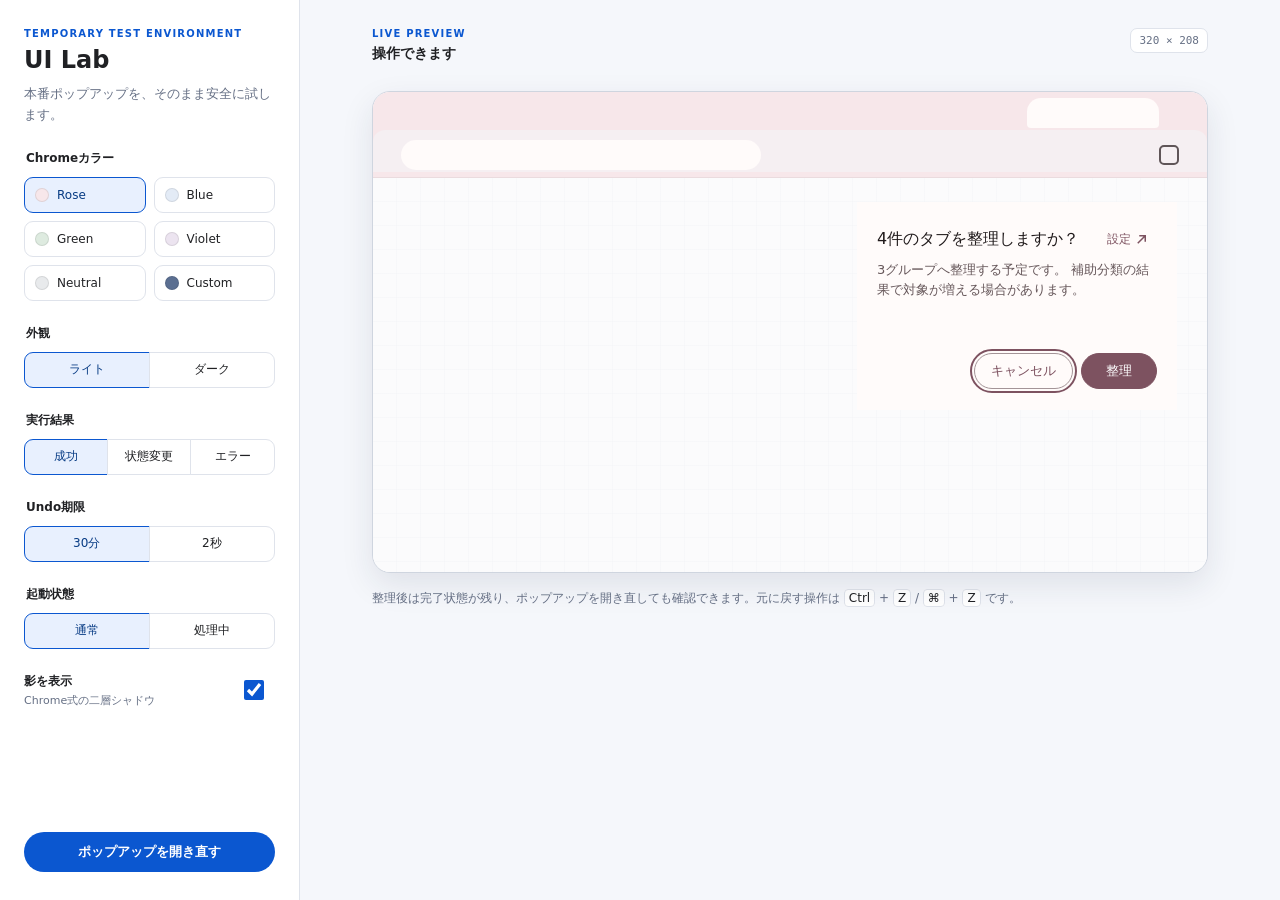
<file: preview/index.html>
<!DOCTYPE html>
<html lang="ja">
<head>
  <meta charset="UTF-8">
  <meta name="viewport" content="width=device-width, initial-scale=1.0">
  <title>Smart Tab Grouper UI Lab</title>
  <link rel="stylesheet" href="preview.css">
</head>
<body>
  <div class="lab-shell">
    <aside class="controls" aria-label="プレビュー設定">
      <div>
        <p class="eyebrow">TEMPORARY TEST ENVIRONMENT</p>
        <h1>UI Lab</h1>
        <p class="intro">本番ポップアップを、そのまま安全に試します。</p>
      </div>

      <fieldset>
        <legend>Chromeカラー</legend>
        <div class="palette-grid" id="paletteOptions">
          <button class="palette-chip is-selected" type="button" data-value="rose" aria-pressed="true"><span class="swatch rose"></span>Rose</button>
          <button class="palette-chip" type="button" data-value="blue" aria-pressed="false"><span class="swatch blue"></span>Blue</button>
          <button class="palette-chip" type="button" data-value="green" aria-pressed="false"><span class="swatch green"></span>Green</button>
          <button class="palette-chip" type="button" data-value="violet" aria-pressed="false"><span class="swatch violet"></span>Violet</button>
          <button class="palette-chip" type="button" data-value="neutral" aria-pressed="false"><span class="swatch neutral"></span>Neutral</button>
          <button class="palette-chip" type="button" data-value="custom" aria-pressed="false"><span id="customSwatch" class="swatch custom"></span>Custom</button>
        </div>
        <label id="customSeedRow" class="custom-seed-row" hidden>
          <span>基準色</span>
          <input id="customSeedInput" type="color" value="#5b6f91">
          <code id="customSeedValue">#5B6F91</code>
        </label>
      </fieldset>

      <fieldset>
        <legend>外観</legend>
        <div class="segmented" id="themeOptions">
          <button class="is-selected" type="button" data-value="light" aria-pressed="true">ライト</button>
          <button type="button" data-value="dark" aria-pressed="false">ダーク</button>
        </div>
      </fieldset>

      <fieldset>
        <legend>実行結果</legend>
        <div class="segmented" id="outcomeOptions">
          <button class="is-selected" type="button" data-value="success" aria-pressed="true">成功</button>
          <button type="button" data-value="stale" aria-pressed="false">状態変更</button>
          <button type="button" data-value="error" aria-pressed="false">エラー</button>
        </div>
      </fieldset>

      <fieldset>
        <legend>Undo期限</legend>
        <div class="segmented" id="undoTtlOptions">
          <button class="is-selected" type="button" data-value="1800000" aria-pressed="true">30分</button>
          <button type="button" data-value="2000" aria-pressed="false">2秒</button>
        </div>
      </fieldset>

      <fieldset>
        <legend>起動状態</legend>
        <div class="segmented" id="startupOptions">
          <button class="is-selected" type="button" data-value="normal" aria-pressed="true">通常</button>
          <button type="button" data-value="progress" aria-pressed="false">処理中</button>
        </div>
      </fieldset>

      <label class="toggle-row">
        <span>
          <strong>影を表示</strong>
          <small>Chrome式の二層シャドウ</small>
        </span>
        <input id="shadowToggle" type="checkbox" checked>
      </label>

      <button id="reopenButton" class="reopen-button" type="button">ポップアップを開き直す</button>
    </aside>

    <main class="stage">
      <header class="stage-header">
        <div>
          <p class="stage-label">LIVE PREVIEW</p>
          <p id="stageStatus" class="stage-status" role="status">操作できます</p>
        </div>
        <code id="viewportLabel">320 × 208</code>
      </header>

      <div class="browser-canvas">
        <div class="chrome-context" aria-hidden="true">
          <span class="chrome-tab"></span>
          <span class="chrome-omnibox"></span>
          <span class="chrome-action"></span>
        </div>

        <div class="popup-anchor">
          <iframe id="popupPreview" title="Smart Tab Grouper ポップアッププレビュー" scrolling="no"></iframe>
          <div id="closedState" class="closed-state" hidden>
            <strong>ポップアップが閉じました</strong>
            <span id="closedReason"></span>
          </div>
        </div>
      </div>

      <p class="hint">整理後は完了状態が残り、ポップアップを開き直しても確認できます。元に戻す操作は <kbd>Ctrl</kbd> + <kbd>Z</kbd> / <kbd>⌘</kbd> + <kbd>Z</kbd> です。</p>
    </main>
  </div>

  <script src="../utils/theme.js"></script>
  <script src="preview.js?v=serial-polling"></script>
</body>
</html>
</file>
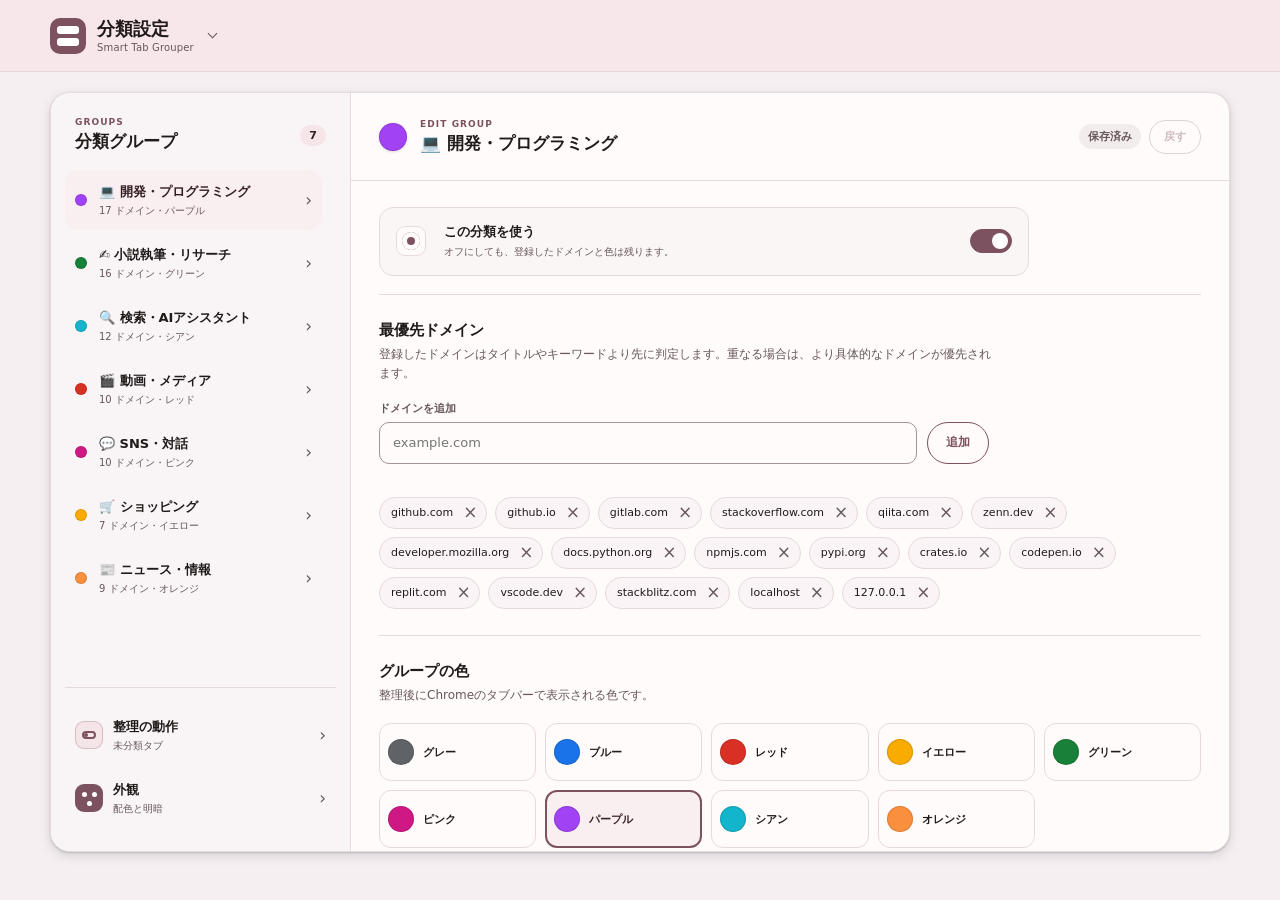
<file: options/options.html>
<!DOCTYPE html>
<html lang="ja">
<head>
  <meta charset="UTF-8">
  <meta name="viewport" content="width=device-width, initial-scale=1.0">
  <title>分類設定 — Smart Tab Grouper</title>
  <link rel="stylesheet" href="options.css">
</head>
<body>
  <header class="app-bar">
    <div class="workspace-picker">
      <h1>
        <button id="workspacePickerButton" class="workspace-picker-button" type="button" aria-haspopup="menu" aria-expanded="false">
          <span class="brand-mark" aria-hidden="true"><i></i><i></i></span>
          <span class="workspace-copy">
            <span id="workspaceTitle" class="workspace-title">分類設定</span>
            <span class="workspace-subtitle" aria-hidden="true">Smart Tab Grouper</span>
          </span>
          <span class="workspace-picker-chevron" aria-hidden="true"></span>
        </button>
      </h1>
      <div id="workspaceMenu" class="workspace-menu" role="menu" aria-label="作業画面を切り替え" hidden>
        <button id="settingsWorkspaceOption" type="button" role="menuitemradio" aria-checked="true">
          <span class="workspace-menu-check" aria-hidden="true">✓</span>
          <span>分類設定</span>
          <i id="settingsDirtyIndicator" class="dirty-indicator" aria-label="自動保存待ちの変更あり" hidden></i>
        </button>
        <button id="organizerWorkspaceOption" type="button" role="menuitemradio" aria-checked="false">
          <span class="workspace-menu-check" aria-hidden="true">✓</span>
          <span>タブグループ整理</span>
        </button>
      </div>
    </div>
    <span id="previewBadge" class="preview-badge" hidden>UIプレビュー</span>
  </header>

  <main id="settingsWorkspace" class="settings-layout">
    <aside class="category-panel" aria-labelledby="categoryHeading">
      <div class="panel-heading">
        <div>
          <p class="overline">GROUPS</p>
          <h2 id="categoryHeading">分類グループ</h2>
        </div>
        <span id="categoryCount" class="count-badge"></span>
      </div>
      <nav id="categoryList" class="category-list" aria-label="分類グループ一覧"></nav>

      <nav class="settings-nav" aria-label="その他の設定">
        <button id="behaviorNav" class="settings-nav-item" type="button" aria-current="false">
          <span class="behavior-mark" aria-hidden="true"><i></i></span>
          <span class="category-copy">
            <span class="category-name">整理の動作</span>
            <span class="category-meta">未分類タブ</span>
          </span>
          <span class="category-chevron" aria-hidden="true">›</span>
        </button>
        <button id="appearanceNav" class="settings-nav-item" type="button" aria-current="false">
          <span class="appearance-mark" aria-hidden="true"><i></i><i></i><i></i></span>
          <span class="category-copy">
            <span class="category-name">外観</span>
            <span class="category-meta">配色と明暗</span>
          </span>
          <span class="category-chevron" aria-hidden="true">›</span>
        </button>
      </nav>
    </aside>

    <section class="editor-panel" aria-labelledby="editorTitle">
      <header class="editor-header">
        <div class="editor-title-row">
          <span id="behaviorEditorIcon" class="behavior-editor-icon" aria-hidden="true" hidden>
            <i></i>
          </span>
          <span id="appearanceEditorIcon" class="appearance-editor-icon" aria-hidden="true" hidden>
            <i></i><i></i><i></i>
          </span>
          <span id="selectedColorDot" class="selected-color-dot" aria-hidden="true"></span>
          <div>
            <p id="editorOverline" class="overline">EDIT GROUP</p>
            <h2 id="editorTitle"></h2>
          </div>
        </div>
        <div class="editor-header-actions">
          <span id="saveState" class="save-state">保存済み</span>
          <button id="discardButton" class="button button-secondary button-compact" type="button" disabled>戻す</button>
        </div>
      </header>

      <div id="appearanceEditor" class="editor-content appearance-editor" hidden>
        <section class="setting-section" aria-labelledby="themeHeading">
          <div class="section-copy">
            <h3 id="themeHeading">カラーテーマ</h3>
            <p>テンプレートを選ぶか、基準色を1色だけ選んでください。背景・文字・ボタン・枠線は自動で決まります。</p>
          </div>

          <div id="themeOptions" class="theme-options" role="radiogroup" aria-labelledby="themeHeading"></div>
        </section>

        <section class="setting-section automatic-rules" aria-labelledby="automaticHeading">
          <div class="section-copy">
            <h3 id="automaticHeading">自動で調整されるもの</h3>
            <p>追加の選択は不要です。Chromeと同じように、状態に応じて見やすさを保ちます。</p>
          </div>
          <div class="automatic-rule-list">
            <div><span aria-hidden="true">◐</span><p><strong>明るさ</strong><small>システムのライト／ダークに追従</small></p></div>
            <div><span aria-hidden="true">Aa</span><p><strong>文字色</strong><small>背景とのコントラストを自動確保</small></p></div>
            <div><span aria-hidden="true">▱</span><p><strong>影と境界</strong><small>明るさに合わせて強さを自動調整</small></p></div>
          </div>
        </section>
      </div>

      <div id="behaviorEditor" class="editor-content behavior-editor" hidden>
        <section class="setting-section" aria-labelledby="unmatchedHeading">
          <div class="section-copy">
            <h3 id="unmatchedHeading">未分類タブ</h3>
            <p>どの分類グループにも一致しなかったタブの扱いです。既定では何も変更しません。</p>
          </div>

          <label class="toggle-setting-card" for="contentClassificationToggle">
            <span class="content-scan-mark" aria-hidden="true">Aa</span>
            <span class="toggle-setting-copy">
              <strong>未登録サイトも自動分類</strong>
              <small>ページの説明と見出しを端末内で判定します。オンにするとChromeがサイトアクセスを確認します。</small>
            </span>
            <input id="contentClassificationToggle" type="checkbox">
            <span class="switch-control" aria-hidden="true"><i></i></span>
          </label>
          <p id="contentClassificationAccessStatus" class="content-access-status" role="status" aria-live="polite"></p>

          <label class="toggle-setting-card" for="groupUnmatchedToggle">
            <span class="others-color-dot" aria-hidden="true"></span>
            <span class="toggle-setting-copy">
              <strong>Others</strong>
              <small>未分類タブをこのグループへまとめます。</small>
            </span>
            <input id="groupUnmatchedToggle" type="checkbox">
            <span class="switch-control" aria-hidden="true"><i></i></span>
          </label>
        </section>

        <div class="behavior-run-action">
          <span class="behavior-run-copy">
            <strong>対象ウィンドウで確認</strong>
            <small>実行前に、分類候補の件数をもう一度表示します。</small>
          </span>
          <button id="behaviorOrganizeButton" class="button button-primary" type="button">分類を実行</button>
        </div>
      </div>

      <div id="groupEditor" class="editor-content">
        <section class="setting-section category-enabled-section" aria-label="分類の使用状態">
          <label class="toggle-setting-card category-enabled-card" for="categoryEnabledToggle">
            <span class="category-enabled-mark" aria-hidden="true"><i></i></span>
            <span class="toggle-setting-copy">
              <strong>この分類を使う</strong>
              <small>オフにしても、登録したドメインと色は残ります。</small>
            </span>
            <input id="categoryEnabledToggle" type="checkbox">
            <span class="switch-control" aria-hidden="true"><i></i></span>
          </label>
        </section>

        <section class="setting-section" aria-labelledby="domainHeading">
          <div class="section-copy">
            <h3 id="domainHeading">最優先ドメイン</h3>
            <p>登録したドメインはタイトルやキーワードより先に判定します。重なる場合は、より具体的なドメインが優先されます。</p>
          </div>

          <div class="domain-entry">
            <label class="domain-input-wrap" for="domainInput">
              <span>ドメインを追加</span>
              <input id="domainInput" type="text" inputmode="url" autocomplete="off" spellcheck="false" placeholder="example.com">
            </label>
            <button id="addDomainButton" class="add-domain-button" type="button">追加</button>
          </div>
          <p id="domainFeedback" class="domain-feedback" role="status" aria-live="polite"></p>

          <div id="domainList" class="domain-list" aria-label="登録済みの最優先ドメイン"></div>
          <p id="emptyDomains" class="empty-domains" hidden>登録済みドメインはありません。</p>
        </section>

        <section class="setting-section color-section" aria-labelledby="colorHeading">
          <div class="section-copy">
            <h3 id="colorHeading">グループの色</h3>
            <p>整理後にChromeのタブバーで表示される色です。</p>
          </div>
          <div id="colorOptions" class="color-options" role="radiogroup" aria-labelledby="colorHeading"></div>
        </section>
      </div>

      <p id="changeSummary" class="visually-hidden" role="status" aria-live="polite">変更はありません</p>
    </section>
  </main>

  <main id="organizerWorkspace" class="organizer-layout" hidden>
    <aside class="organizer-groups-panel" aria-labelledby="organizerGroupsHeading">
      <div class="panel-heading organizer-panel-heading">
        <div>
          <p class="overline">TARGET WINDOW</p>
          <h2 id="organizerGroupsHeading">タブグループ</h2>
        </div>
        <button id="refreshGroupsButton" class="refresh-groups-button" type="button">更新</button>
      </div>
      <p id="organizerWindowSummary" class="organizer-window-summary">現在の状態を確認しています…</p>
      <nav id="currentGroupList" class="current-group-list" aria-label="現在のタブグループ"></nav>
      <p id="emptyGroups" class="organizer-empty" hidden>このウィンドウにタブグループはありません。</p>
    </aside>

    <section class="group-inspector" aria-labelledby="inspectorTitle">
      <header class="editor-header organizer-header">
        <div class="editor-title-row">
          <span id="inspectorColorDot" class="selected-color-dot" aria-hidden="true" hidden></span>
          <div>
            <p id="inspectorOverline" class="overline">TAB GROUP</p>
            <h2 id="inspectorTitle">タブグループを選択</h2>
          </div>
        </div>
        <div class="organizer-header-actions">
          <span id="organizerStatus" class="organizer-status" role="status" aria-live="polite"></span>
          <button id="organizeWindowButton" class="button button-primary button-compact" type="button">未グループを分類</button>
        </div>
      </header>

      <div class="group-inspector-content">
        <div id="groupInspectorEmpty" class="inspector-empty-state">
          <span aria-hidden="true">▱</span>
          <h3>タブグループを選択</h3>
          <p>左の一覧から、内容を確認するグループを選んでください。</p>
        </div>

        <div id="selectedGroupContent" hidden>
          <div class="group-facts" aria-label="選択したグループの状態">
            <div><span id="selectedGroupTabLabel">タブ</span><strong id="selectedGroupTabCount">0</strong></div>
            <div><span id="selectedGroupStateLabel">表示</span><strong id="selectedGroupCollapsed">展開</strong></div>
            <div><span id="selectedGroupColorLabel">色</span><strong id="selectedGroupColor">グレー</strong></div>
          </div>
          <div id="groupEditAction" class="group-action-row">
            <div>
              <strong>グループの表示</strong>
              <span>名前・色・折りたたみ状態を変更します。</span>
            </div>
            <button id="editGroupButton" class="button button-secondary" type="button">編集</button>
          </div>
          <div id="groupReorganizeAction" class="group-action-row group-reorganize-action">
            <div>
              <strong>このグループを再構成</strong>
              <span>現在の分類設定で、別分類が明確なタブだけを外へ分けます。</span>
            </div>
            <button id="reorganizeGroupButton" class="button button-secondary" type="button">変更を確認</button>
          </div>
          <section class="group-tabs-section" aria-labelledby="groupTabsHeading">
            <div class="section-copy">
              <h3 id="groupTabsHeading">グループ内のタブ</h3>
              <p id="groupTabsDescription">現在の並び順です。この画面ではまだ変更しません。</p>
            </div>
            <div id="selectedGroupTabs" class="selected-group-tabs"></div>
          </section>
        </div>
      </div>

      <p id="organizerUndoHint" class="organizer-undo-hint" aria-keyshortcuts="Control+Z Meta+Z" hidden><kbd data-undo-modifier>Ctrl</kbd><span>+</span><kbd>Z</kbd> で元に戻せます</p>
    </section>
  </main>

  <dialog id="organizeDialog" class="organize-dialog" aria-labelledby="organizeDialogTitle" aria-describedby="organizeDialogDescription">
    <div class="dialog-copy">
      <p id="organizeDialogOverline" class="overline">UNGROUPED TABS</p>
      <h2 id="organizeDialogTitle">本当に整理しますか？</h2>
      <p id="organizeDialogDescription" aria-live="polite">対象を確認しています。</p>
    </div>
    <div class="dialog-actions">
      <button id="cancelOrganizeButton" class="button button-secondary" type="button">キャンセル</button>
      <button id="confirmOrganizeButton" class="button button-primary" type="button">整理</button>
    </div>
  </dialog>

  <dialog id="groupEditDialog" class="organize-dialog group-edit-dialog" aria-labelledby="groupEditDialogTitle">
    <div class="dialog-copy">
      <p class="overline">TAB GROUP</p>
      <h2 id="groupEditDialogTitle">グループを編集</h2>
    </div>
    <div class="group-edit-form">
      <label class="group-edit-name" for="groupEditNameInput">
        <span>名前</span>
        <input id="groupEditNameInput" type="text" maxlength="80" autocomplete="off" spellcheck="false">
      </label>
      <fieldset class="group-edit-colors">
        <legend>色</legend>
        <div id="groupEditColorOptions" class="group-edit-color-options" role="radiogroup" aria-label="グループの色"></div>
      </fieldset>
      <label class="group-edit-collapse" for="groupEditCollapsedToggle">
        <span class="toggle-setting-copy">
          <strong>折りたたむ</strong>
          <small>保存後、Chromeのタブバーでタブを隠します。</small>
        </span>
        <input id="groupEditCollapsedToggle" type="checkbox">
        <span class="switch-control" aria-hidden="true"><i></i></span>
      </label>
      <p id="groupEditStatus" class="group-edit-status" role="status" aria-live="polite"></p>
    </div>
    <div class="dialog-actions">
      <button id="cancelGroupEditButton" class="button button-secondary" type="button">キャンセル</button>
      <button id="saveGroupEditButton" class="button button-primary" type="button" disabled>保存</button>
    </div>
  </dialog>

  <div id="toast" class="toast" role="status" aria-live="polite" hidden></div>
  <script src="../utils/theme.js"></script>
  <script src="../utils/keyboard_shortcuts.js"></script>
  <script src="../utils/settings_storage.js"></script>
  <script src="../utils/settings_concurrency.js"></script>
  <script src="../utils/settings_history.js?v=1"></script>
  <script src="../utils/action_reconciliation.js"></script>
  <script src="../utils/action_expiry.js?v=1"></script>
  <script src="../utils/retry_backoff.js?v=1"></script>
  <script src="../utils/list_focus.js?v=1"></script>
  <script src="../utils/menu_navigation.js?v=1"></script>
  <script type="module" src="options.js?v=settings-autosave-v1"></script>
</body>
</html>
</file>
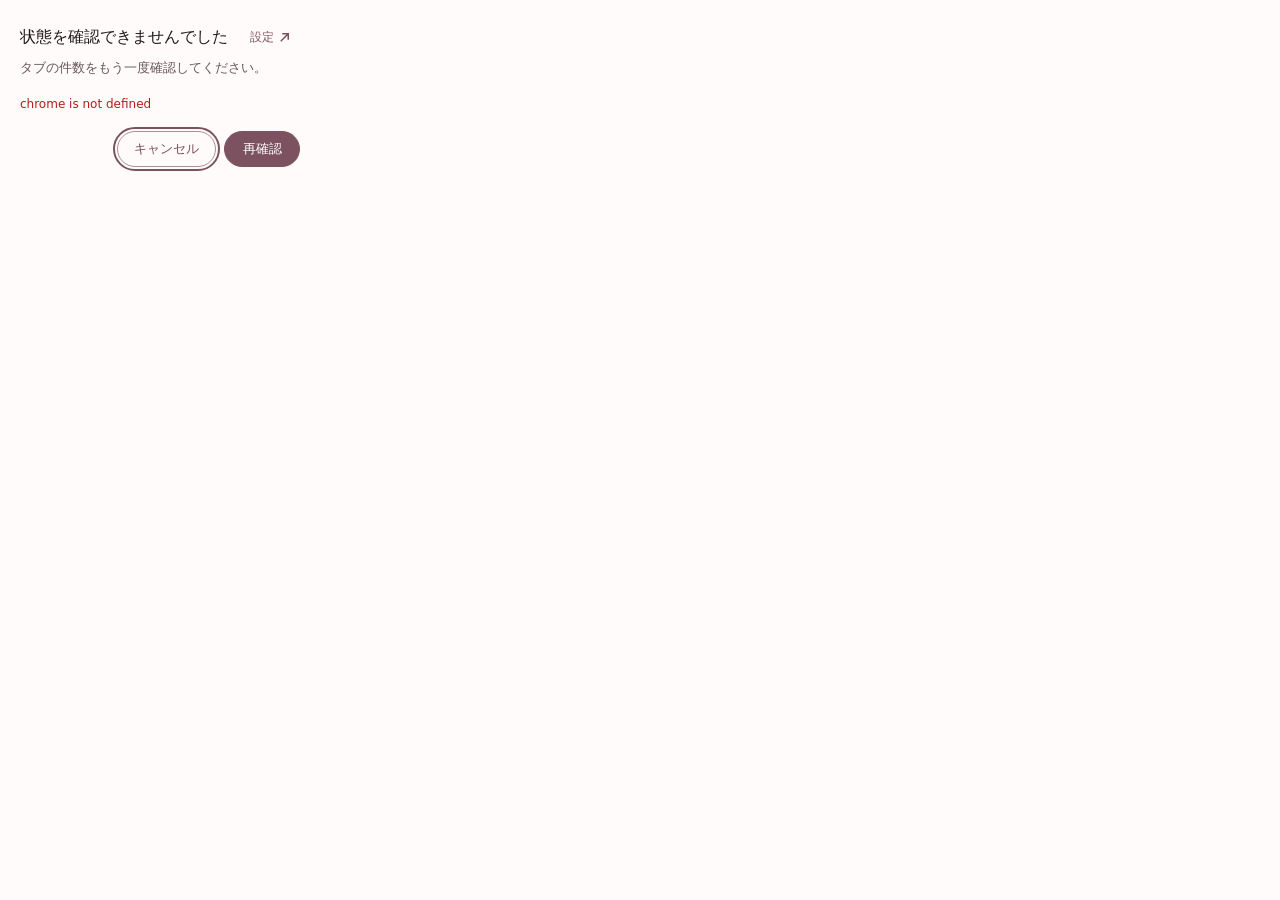
<file: popup/popup.html>
<!DOCTYPE html>
<html lang="ja">
<head>
  <meta charset="UTF-8">
  <meta name="viewport" content="width=device-width, initial-scale=1.0">
  <title>Smart Tab Grouper</title>
  <link rel="stylesheet" href="popup.css">
</head>
<body>
  <main id="popupCard" class="popup-card">
    <section id="confirmationView" class="popup-view" aria-labelledby="confirmationTitle" aria-describedby="confirmationDescription">
      <div class="view-copy">
        <div class="view-heading">
          <h1 id="confirmationTitle">整理するタブを確認しています…</h1>
          <button class="settings-link" type="button" title="設定を開く" aria-label="設定を開く">
            <span>設定</span>
            <svg viewBox="0 0 20 20" aria-hidden="true">
              <path d="M7 4h9v9h-2V7.4l-8.3 8.3-1.4-1.4L12.6 6H7V4Z"/>
            </svg>
          </button>
        </div>
        <p id="confirmationDescription">現在のウィンドウだけを確認しています。</p>
      </div>

      <p id="confirmationStatus" class="status-message" role="status" aria-live="polite"></p>

      <div class="view-actions">
        <button id="btnCancel" class="button button-secondary" type="button">キャンセル</button>
        <button id="btnConfirm" class="button button-primary" type="button" disabled>整理</button>
      </div>
    </section>

    <section id="progressView" class="popup-view progress-view" aria-labelledby="progressTitle" hidden>
      <span class="progress-indicator" aria-hidden="true"></span>
      <div class="progress-copy">
        <h1 id="progressTitle">整理しています…</h1>
        <p id="progressDescription">このまま少しお待ちください。</p>
      </div>
    </section>

    <section id="completionView" class="popup-view completion-view" aria-labelledby="completionTitle" hidden>
      <div class="view-copy">
        <div class="view-heading">
          <div class="completion-heading-copy">
            <span class="completion-mark" aria-hidden="true">✓</span>
            <h1 id="completionTitle">整理しました</h1>
          </div>
          <button class="settings-link" type="button" title="設定を開く" aria-label="設定を開く">
            <span>設定</span>
            <svg viewBox="0 0 20 20" aria-hidden="true">
              <path d="M7 4h9v9h-2V7.4l-8.3 8.3-1.4-1.4L12.6 6H7V4Z"/>
            </svg>
          </button>
        </div>
        <p id="completionDescription"></p>
      </div>

      <div id="completionGroups" class="completion-groups" aria-label="整理したグループ"></div>
      <p id="completionStatus" class="status-message" role="status" aria-live="polite"></p>
      <div class="view-actions completion-actions">
        <button id="btnUndo" class="button button-secondary" type="button" title="ショートカット: Ctrl+Z / ⌘Z" aria-label="タブグループを元に戻す" aria-keyshortcuts="Control+Z Meta+Z">元に戻す</button>
        <button id="btnClose" class="button button-primary" type="button">閉じる</button>
      </div>
    </section>
  </main>

  <script src="../utils/theme.js"></script>
  <script src="../utils/tab_navigation.js"></script>
  <script src="../utils/keyboard_shortcuts.js"></script>
  <script src="../utils/menu_navigation.js"></script>
  <script src="../utils/action_reconciliation.js"></script>
  <script src="../utils/action_expiry.js?v=1"></script>
  <script src="../utils/serial_poller.js?v=1"></script>
  <script src="popup.js?v=serial-polling"></script>
</body>
</html>
</file>
<file: preview/preview.css>
:root {
  color-scheme: light;
  font-family: system-ui, -apple-system, "Segoe UI", sans-serif;
  --lab-bg: #f5f7fb;
  --panel: #ffffff;
  --line: #dfe3eb;
  --text: #202124;
  --muted: #667085;
  --accent: #0b57d0;
  --accent-soft: #e8f0fe;
}

* {
  box-sizing: border-box;
}

body {
  min-width: 860px;
  min-height: 100vh;
  margin: 0;
  background: var(--lab-bg);
  color: var(--text);
}

button,
input {
  font: inherit;
}

.lab-shell {
  min-height: 100vh;
  display: grid;
  grid-template-columns: 300px minmax(560px, 1fr);
}

.controls {
  padding: 28px 24px;
  display: flex;
  flex-direction: column;
  gap: 24px;
  border-right: 1px solid var(--line);
  background: var(--panel);
}

.eyebrow,
.stage-label {
  margin: 0 0 6px;
  color: var(--accent);
  font-size: 10px;
  font-weight: 700;
  letter-spacing: 0.12em;
}

h1 {
  margin: 0;
  font-size: 24px;
  line-height: 1.3;
}

.intro {
  margin: 8px 0 0;
  color: var(--muted);
  font-size: 13px;
  line-height: 1.6;
}

fieldset {
  min-width: 0;
  margin: 0;
  padding: 0;
  border: 0;
}

legend {
  margin-bottom: 10px;
  font-size: 12px;
  font-weight: 650;
}

.palette-grid {
  display: grid;
  grid-template-columns: 1fr 1fr;
  gap: 8px;
}

.palette-chip,
.segmented button {
  min-height: 36px;
  border: 1px solid var(--line);
  background: #fff;
  color: var(--text);
  cursor: pointer;
}

.palette-chip {
  padding: 0 10px;
  display: flex;
  align-items: center;
  gap: 8px;
  border-radius: 9px;
  font-size: 12px;
}

.palette-chip:hover,
.segmented button:hover {
  background: #f8fafc;
}

.palette-chip.is-selected,
.segmented button.is-selected {
  border-color: var(--accent);
  background: var(--accent-soft);
  color: #073b84;
}

.swatch {
  width: 14px;
  height: 14px;
  flex: 0 0 auto;
  border: 1px solid rgb(0 0 0 / 9%);
  border-radius: 50%;
}

.swatch.rose { background: #f7e7ea; }
.swatch.blue { background: #e3ebf6; }
.swatch.green { background: #deebe0; }
.swatch.violet { background: #ece4f0; }
.swatch.neutral { background: #e8eaec; }
.swatch.custom { background: #5b6f91; }

.custom-seed-row {
  min-height: 38px;
  margin-top: 9px;
  padding: 5px 8px;
  align-items: center;
  gap: 8px;
  border: 1px solid var(--line);
  border-radius: 9px;
  color: var(--muted);
  font-size: 11px;
}

.custom-seed-row:not([hidden]) {
  display: flex;
}

.custom-seed-row input {
  width: 28px;
  height: 28px;
  margin-left: auto;
  padding: 0;
  overflow: hidden;
  border: 0;
  border-radius: 50%;
  background: transparent;
  cursor: pointer;
}

.custom-seed-row input::-webkit-color-swatch-wrapper { padding: 0; }
.custom-seed-row input::-webkit-color-swatch { border: 0; border-radius: 50%; }

.custom-seed-row code {
  color: var(--text);
  font-size: 10px;
}

.segmented {
  display: grid;
  grid-auto-columns: 1fr;
  grid-auto-flow: column;
}

.segmented button {
  padding: 0 12px;
  font-size: 12px;
}

.segmented button:first-child {
  border-radius: 9px 0 0 9px;
}

.segmented button + button {
  margin-left: -1px;
}

.segmented button:last-child {
  border-radius: 0 9px 9px 0;
}

.toggle-row {
  display: flex;
  align-items: center;
  justify-content: space-between;
  gap: 16px;
  cursor: pointer;
}

.toggle-row span {
  display: grid;
  gap: 3px;
}

.toggle-row strong {
  font-size: 12px;
}

.toggle-row small {
  color: var(--muted);
  font-size: 11px;
}

.toggle-row input {
  width: 36px;
  height: 20px;
  accent-color: var(--accent);
}

.reopen-button {
  min-height: 40px;
  margin-top: auto;
  border: 0;
  border-radius: 20px;
  background: var(--accent);
  color: #fff;
  font-size: 13px;
  font-weight: 600;
  cursor: pointer;
}

.reopen-button:hover {
  background: #0842a0;
}

.stage {
  min-width: 0;
  padding: 28px clamp(28px, 6vw, 72px);
  display: flex;
  flex-direction: column;
}

.stage-header {
  display: flex;
  align-items: flex-start;
  justify-content: space-between;
}

.stage-status {
  margin: 0;
  font-size: 14px;
  font-weight: 600;
}

.stage-header code {
  padding: 5px 8px;
  border: 1px solid var(--line);
  border-radius: 7px;
  background: #fff;
  color: var(--muted);
  font-size: 11px;
}

.browser-canvas {
  min-height: 480px;
  margin-top: 28px;
  position: relative;
  overflow: hidden;
  border: 1px solid #cfd5df;
  border-radius: 18px;
  background: #fff;
  box-shadow: 0 12px 32px rgb(25 39 64 / 10%);
}

.chrome-context {
  height: 86px;
  position: relative;
  border-bottom: 1px solid rgb(0 0 0 / 5%);
  background: #f6dce0;
}

.chrome-context::after {
  content: "";
  height: 42px;
  position: absolute;
  inset: 38px 0 auto;
  border-radius: 12px 12px 0 0;
  background: #f2e6ec;
}

.chrome-tab,
.chrome-omnibox,
.chrome-action {
  position: absolute;
  z-index: 1;
  display: block;
}

.chrome-tab {
  width: 132px;
  height: 30px;
  right: 48px;
  top: 6px;
  border-radius: 14px 14px 4px 4px;
  background: #fff8f7;
}

.chrome-omnibox {
  width: min(52%, 360px);
  height: 30px;
  left: 28px;
  top: 48px;
  border-radius: 15px;
  background: #fff8f7;
}

.chrome-action {
  width: 20px;
  height: 20px;
  right: 28px;
  top: 53px;
  border: 2px solid #5f5558;
  border-radius: 5px;
}

.popup-anchor {
  min-height: 394px;
  padding: 24px 30px;
  display: flex;
  align-items: flex-start;
  justify-content: flex-end;
  position: relative;
  background:
    linear-gradient(90deg, transparent 23px, #f4f5f7 24px, transparent 25px),
    linear-gradient(transparent 23px, #f4f5f7 24px, transparent 25px),
    #fbfbfc;
  background-size: 24px 24px;
}

#popupPreview {
  width: 320px;
  height: 208px;
  border: 0;
  background: transparent;
}

.closed-state {
  width: 320px;
  height: 208px;
  padding: 24px;
  place-content: center;
  gap: 6px;
  border: 1px dashed #9aa2b1;
  border-radius: 14px;
  background: rgb(255 255 255 / 82%);
  color: var(--muted);
  text-align: center;
}

.closed-state:not([hidden]) {
  display: grid;
}

.closed-state strong {
  color: var(--text);
  font-size: 14px;
}

.closed-state span {
  font-size: 12px;
}

.hint {
  margin: 16px 0 0;
  color: var(--muted);
  font-size: 12px;
  line-height: 1.6;
}

.hint kbd {
  padding: 1px 4px;
  border: 1px solid var(--line);
  border-radius: 4px;
  background: #fff;
  color: var(--text);
  font: inherit;
}

button:focus-visible,
input:focus-visible {
  outline: 2px solid var(--accent);
  outline-offset: 2px;
}

@media (max-width: 980px) {
  .stage {
    padding-inline: 28px;
  }
}
</file>
<file: options/options.css>
:root {
  color-scheme: light dark;
  font-family: system-ui, -apple-system, "Segoe UI", sans-serif;
  --surface: #fdfcfc;
  --surface-container: #f5eff2;
  --surface-elevated: #fffbfa;
  --header: #f7e7ea;
  --on-surface: #201a1b;
  --on-surface-secondary: #66575a;
  --primary: #7d5260;
  --on-primary: #ffffff;
  --tonal-container: #f5e5e8;
  --on-tonal-container: #342024;
  --outline: #a39497;
  --outline-soft: #e7dadd;
  --error: #ba1a1a;
  --shadow: #000000;
  --elevation-3: 0 1px 2px rgb(0 0 0 / 16%), 0 4px 12px rgb(0 0 0 / 12%);
}

* {
  box-sizing: border-box;
}

[hidden] {
  display: none !important;
}

.visually-hidden {
  width: 1px;
  height: 1px;
  padding: 0;
  overflow: hidden;
  position: absolute;
  border: 0;
  clip: rect(0 0 0 0);
  clip-path: inset(50%);
  white-space: nowrap;
}

body {
  min-width: 0;
  min-height: 100vh;
  margin: 0;
  background: var(--surface-container);
  color: var(--on-surface);
}

button,
input {
  font: inherit;
}

button {
  color: inherit;
}

h1,
h2,
h3,
p {
  margin: 0;
}

.app-bar {
  height: 72px;
  padding: 0 max(28px, calc((100vw - 1180px) / 2));
  display: flex;
  align-items: center;
  justify-content: space-between;
  border-bottom: 1px solid rgb(32 26 27 / 8%);
  background: var(--header);
}

.workspace-picker {
  position: relative;
  z-index: 20;
}

.workspace-picker h1 {
  margin: 0;
}

.workspace-picker-button {
  min-height: 56px;
  margin-left: -8px;
  padding: 6px 10px 6px 8px;
  display: flex;
  align-items: center;
  gap: 11px;
  border: 0;
  border-radius: 14px;
  background: transparent;
  cursor: pointer;
}

.workspace-picker-button[aria-expanded="true"] {
  background: var(--sys-state-hover-on-subtle, rgb(32 26 27 / 6%));
}

.workspace-picker-button:focus-visible {
  outline: 2px solid var(--primary);
  outline-offset: 2px;
}

.workspace-title {
  font-size: 18px;
  font-weight: 600;
  line-height: 1.35;
}

.workspace-copy {
  min-width: 0;
  display: grid;
  gap: 1px;
  text-align: left;
}

.workspace-subtitle {
  color: var(--on-surface-secondary);
  font-size: 10px;
  font-weight: 450;
  letter-spacing: 0.015em;
  line-height: 1.25;
}

.workspace-picker-chevron {
  width: 14px;
  height: 24px;
  margin-left: 1px;
  display: grid;
  place-items: center;
  color: var(--on-surface-secondary);
}

.workspace-picker-chevron::before {
  content: "";
  width: 6px;
  height: 6px;
  border-right: 1.5px solid currentColor;
  border-bottom: 1.5px solid currentColor;
  transform: translateY(-2px) rotate(45deg);
  transition: transform 120ms ease;
}

.workspace-picker-button[aria-expanded="true"] .workspace-picker-chevron::before {
  transform: translateY(2px) rotate(225deg);
}

.brand-mark {
  width: 36px;
  height: 36px;
  padding: 8px 7px;
  display: grid;
  gap: 4px;
  border-radius: 10px;
  background: var(--primary);
}

.brand-mark i {
  display: block;
  border-radius: 3px;
  background: var(--on-primary);
}

.workspace-menu {
  width: 252px;
  padding: 6px;
  position: absolute;
  top: 60px;
  left: 0;
  border: 1px solid var(--outline-soft);
  border-radius: 14px;
  background: var(--surface-elevated);
  box-shadow: var(--elevation-3);
}

.workspace-menu button {
  width: 100%;
  min-height: 44px;
  padding: 0 12px;
  display: grid;
  grid-template-columns: 18px minmax(0, 1fr) auto;
  align-items: center;
  gap: 8px;
  border: 0;
  border-radius: 10px;
  background: transparent;
  text-align: left;
  cursor: pointer;
}

.workspace-menu button:hover,
.workspace-menu button:focus-visible {
  background: var(--sys-state-hover-on-subtle, rgb(32 26 27 / 6%));
  outline: none;
}

.workspace-menu button[aria-checked="true"] {
  background: color-mix(in srgb, var(--tonal-container) 58%, var(--surface-elevated));
  color: var(--on-tonal-container);
}

.workspace-menu-check {
  color: var(--primary);
  font-weight: 700;
  opacity: 0;
}

.workspace-menu button[aria-checked="true"] .workspace-menu-check {
  opacity: 1;
}

.dirty-indicator {
  width: 7px;
  height: 7px;
  border-radius: 50%;
  background: var(--primary);
}

.preview-badge,
.count-badge,
.save-state {
  border-radius: 999px;
  font-size: 11px;
  font-weight: 600;
}

.preview-badge {
  padding: 6px 10px;
  background: var(--tonal-container);
  color: var(--on-tonal-container);
}

.settings-layout,
.organizer-layout {
  width: min(1180px, calc(100% - 56px));
  height: min(760px, calc(100vh - 112px));
  min-height: 560px;
  margin: 20px auto;
  display: grid;
  grid-template-columns: 300px minmax(0, 1fr);
  overflow: hidden;
  border: 1px solid var(--outline-soft);
  border-radius: 20px;
  background: var(--surface-elevated);
  box-shadow: var(--elevation-3);
}

.organizer-layout {
  grid-template-columns: 320px minmax(0, 1fr);
}

.category-panel {
  padding: 24px 14px;
  min-height: 0;
  display: flex;
  flex-direction: column;
  overflow: hidden;
  border-right: 1px solid var(--outline-soft);
  background: color-mix(in srgb, var(--surface-container) 58%, var(--surface-elevated));
}

.organizer-groups-panel {
  padding: 24px 14px;
  min-height: 0;
  display: flex;
  flex-direction: column;
  overflow: hidden;
  border-right: 1px solid var(--outline-soft);
  background: color-mix(in srgb, var(--surface-container) 58%, var(--surface-elevated));
}

.organizer-panel-heading {
  padding-bottom: 10px;
}

.refresh-groups-button {
  min-height: 30px;
  padding: 0 10px;
  border: 1px solid var(--outline);
  border-radius: 15px;
  background: transparent;
  color: var(--primary);
  font-size: 11px;
  cursor: pointer;
}

.refresh-groups-button:hover:not(:disabled) {
  background: var(--sys-state-hover-on-subtle, rgb(32 26 27 / 6%));
}

.refresh-groups-button:focus-visible {
  outline: 2px solid var(--primary);
  outline-offset: 2px;
}

.refresh-groups-button:disabled {
  opacity: 0.5;
}

.organizer-window-summary {
  min-height: 31px;
  margin: 0 10px 8px;
  color: var(--on-surface-secondary);
  font-size: 11px;
  line-height: 1.45;
}

.current-group-list {
  min-height: 0;
  padding-right: 4px;
  display: grid;
  gap: 5px;
  align-content: start;
  flex: 1;
  overflow-y: auto;
  scrollbar-gutter: stable;
  scrollbar-color: color-mix(in srgb, var(--outline) 56%, transparent) transparent;
  scrollbar-width: thin;
}

.current-group-item {
  width: 100%;
  min-height: 62px;
  padding: 8px 10px;
  display: grid;
  grid-template-columns: 14px minmax(0, 1fr) auto;
  align-items: center;
  gap: 10px;
  border: 0;
  border-radius: 12px;
  background: transparent;
  text-align: left;
  cursor: pointer;
}

.current-group-item:hover {
  background: var(--sys-state-hover-on-subtle, rgb(32 26 27 / 6%));
}

.current-group-item[aria-current="true"] {
  background: color-mix(in srgb, var(--tonal-container) 58%, var(--surface-elevated));
  color: var(--on-tonal-container);
}

.current-group-item:focus-visible {
  outline: 2px solid var(--primary);
  outline-offset: -2px;
}

.organizer-empty {
  margin: 22px 12px;
  color: var(--on-surface-secondary);
  font-size: 12px;
  line-height: 1.6;
}

.settings-nav {
  margin-top: 18px;
  padding-top: 18px;
  display: grid;
  gap: 5px;
  border-top: 1px solid var(--outline-soft);
}

.settings-nav-item {
  width: 100%;
  min-height: 58px;
  padding: 8px 10px;
  display: grid;
  grid-template-columns: 28px minmax(0, 1fr) auto;
  align-items: center;
  gap: 10px;
  border: 0;
  border-radius: 12px;
  background: transparent;
  text-align: left;
  cursor: pointer;
}

.settings-nav-item:hover {
  background: var(--sys-state-hover-on-subtle, rgb(32 26 27 / 6%));
}

.settings-nav-item[aria-current="true"] {
  background: color-mix(in srgb, var(--tonal-container) 58%, var(--surface-elevated));
  color: var(--on-tonal-container);
}

.appearance-mark,
.appearance-editor-icon,
.behavior-mark,
.behavior-editor-icon {
  display: grid;
  place-items: center;
  position: relative;
  border-radius: 9px;
  background: var(--primary);
}

.appearance-mark {
  width: 28px;
  height: 28px;
}

.behavior-mark,
.behavior-editor-icon {
  width: 28px;
  height: 28px;
  background: var(--tonal-container);
  box-shadow: inset 0 0 0 1px color-mix(in srgb, var(--primary) 28%, transparent);
}

.behavior-mark i,
.behavior-editor-icon i {
  width: 14px;
  height: 8px;
  border: 2px solid var(--primary);
  border-radius: 6px;
}

.behavior-mark i::after,
.behavior-editor-icon i::after {
  content: "";
  width: 4px;
  height: 4px;
  position: absolute;
  top: 12px;
  left: 9px;
  border-radius: 50%;
  background: var(--primary);
}

.appearance-mark i,
.appearance-editor-icon i {
  width: 5px;
  height: 5px;
  position: absolute;
  border-radius: 50%;
  background: var(--on-primary);
}

.appearance-mark i:nth-child(1),
.appearance-editor-icon i:nth-child(1) { transform: translate(-5px, -4px); }

.appearance-mark i:nth-child(2),
.appearance-editor-icon i:nth-child(2) { transform: translate(5px, -4px); }

.appearance-mark i:nth-child(3),
.appearance-editor-icon i:nth-child(3) { transform: translate(0, 5px); }

.panel-heading,
.editor-header {
  display: flex;
  align-items: center;
  justify-content: space-between;
}

.panel-heading {
  padding: 0 10px 18px;
}

.overline {
  margin-bottom: 3px;
  color: var(--primary);
  font-size: 9px;
  font-weight: 700;
  letter-spacing: 0.12em;
}

.panel-heading h2,
.editor-header h2 {
  font-size: 17px;
  font-weight: 600;
}

.count-badge {
  min-width: 26px;
  padding: 4px 7px;
  background: var(--tonal-container);
  color: var(--on-tonal-container);
  text-align: center;
}

.category-list {
  min-height: 0;
  padding-right: 4px;
  display: grid;
  gap: 5px;
  align-content: start;
  flex: 1;
  overflow-y: auto;
  overscroll-behavior: contain;
  scrollbar-gutter: stable;
  scrollbar-color: color-mix(in srgb, var(--outline) 56%, transparent) transparent;
  scrollbar-width: thin;
}

.category-list::-webkit-scrollbar {
  width: 8px;
}

.category-list::-webkit-scrollbar-track {
  background: transparent;
}

.category-list::-webkit-scrollbar-thumb {
  border: 2px solid transparent;
  border-radius: 999px;
  background: color-mix(in srgb, var(--outline) 56%, transparent);
  background-clip: padding-box;
}

.category-item {
  width: 100%;
  min-height: 58px;
  padding: 8px 10px;
  display: grid;
  grid-template-columns: 14px minmax(0, 1fr) auto;
  align-items: center;
  gap: 10px;
  border: 0;
  border-radius: 12px;
  background: transparent;
  text-align: left;
  cursor: pointer;
}

.category-item:hover {
  background: var(--sys-state-hover-on-subtle, rgb(32 26 27 / 6%));
}

.category-item[aria-current="true"] {
  background: color-mix(in srgb, var(--tonal-container) 58%, var(--surface-elevated));
  color: var(--on-tonal-container);
}

.category-dot,
.selected-color-dot {
  display: block;
  border-radius: 50%;
  background: var(--group-color);
}

.category-dot {
  width: 12px;
  height: 12px;
  box-shadow: inset 0 0 0 1px rgb(0 0 0 / 12%);
}

.category-copy {
  min-width: 0;
  display: grid;
  gap: 3px;
}

.category-name {
  overflow: hidden;
  font-size: 13px;
  font-weight: 600;
  text-overflow: ellipsis;
  white-space: nowrap;
}

.category-meta {
  color: var(--on-surface-secondary);
  font-size: 10px;
}

.category-item[aria-current="true"] .category-meta {
  color: color-mix(in srgb, var(--on-tonal-container) 72%, transparent);
}

.category-item.is-disabled .category-name {
  color: var(--on-surface-secondary);
}

.category-item.is-disabled .category-dot {
  background: transparent;
  box-shadow: inset 0 0 0 2px color-mix(in srgb, var(--group-color) 64%, var(--outline));
}

.category-item.is-disabled[aria-current="true"] .category-name {
  color: color-mix(in srgb, var(--on-tonal-container) 76%, transparent);
}

.category-chevron {
  color: var(--on-surface-secondary);
  font-size: 17px;
}

.editor-panel {
  min-width: 0;
  min-height: 0;
  display: flex;
  flex-direction: column;
  overflow: hidden;
}

.group-inspector {
  min-width: 0;
  min-height: 0;
  position: relative;
  display: flex;
  flex-direction: column;
  overflow: hidden;
}

.organizer-header-actions {
  display: flex;
  align-items: center;
  justify-content: flex-end;
  gap: 12px;
}

.organizer-status {
  max-width: 260px;
  color: var(--on-surface-secondary);
  font-size: 11px;
  line-height: 1.35;
  text-align: right;
}

.organizer-status.is-error {
  color: var(--error);
}

.group-inspector-content {
  min-height: 0;
  padding: 28px;
  flex: 1;
  overflow-y: auto;
}

.inspector-empty-state {
  min-height: 100%;
  display: grid;
  place-content: center;
  justify-items: center;
  gap: 8px;
  color: var(--on-surface-secondary);
  text-align: center;
}

.inspector-empty-state > span {
  width: 44px;
  height: 44px;
  display: grid;
  place-items: center;
  border-radius: 14px;
  background: var(--tonal-container);
  color: var(--on-tonal-container);
  font-size: 20px;
}

.inspector-empty-state h3 {
  margin-top: 4px;
  color: var(--on-surface);
  font-size: 15px;
}

.inspector-empty-state p {
  font-size: 12px;
}

.group-facts {
  display: grid;
  grid-template-columns: repeat(3, minmax(0, 1fr));
  gap: 10px;
}

.group-facts > div {
  min-height: 76px;
  padding: 14px 16px;
  display: grid;
  align-content: center;
  gap: 5px;
  border: 1px solid var(--outline-soft);
  border-radius: 14px;
  background: color-mix(in srgb, var(--surface-container) 45%, var(--surface-elevated));
}

.group-facts span {
  color: var(--on-surface-secondary);
  font-size: 10px;
}

.group-facts strong {
  font-size: 14px;
  font-weight: 600;
}

.group-tabs-section {
  margin-top: 26px;
}

.selected-group-tabs {
  margin-top: 16px;
  display: grid;
  border: 1px solid var(--outline-soft);
  border-radius: 14px;
  overflow: hidden;
}

.selected-group-tab {
  min-height: 58px;
  padding: 9px 14px;
  display: grid;
  grid-template-columns: 26px minmax(0, 1fr);
  align-items: center;
  gap: 10px;
}

.selected-group-tab + .selected-group-tab {
  border-top: 1px solid var(--outline-soft);
}

.selected-group-tab-index {
  width: 24px;
  height: 24px;
  display: grid;
  place-items: center;
  border-radius: 8px;
  background: var(--tonal-container);
  color: var(--on-tonal-container);
  font-size: 10px;
  font-weight: 700;
}

.selected-group-tab-copy {
  min-width: 0;
  display: grid;
  gap: 3px;
}

.selected-group-tab-copy strong,
.selected-group-tab-copy small {
  overflow: hidden;
  text-overflow: ellipsis;
  white-space: nowrap;
}

.selected-group-tab-copy strong {
  font-size: 12px;
  font-weight: 600;
}

.selected-group-tab-copy small {
  color: var(--on-surface-secondary);
  font-size: 10px;
}

.group-action-row {
  margin-top: 24px;
  padding: 20px 2px 2px;
  display: flex;
  align-items: center;
  justify-content: space-between;
  gap: 24px;
  border-top: 1px solid var(--outline-soft);
}

.group-action-row + .group-action-row {
  margin-top: 16px;
}

.group-action-row > div {
  min-width: 0;
  display: grid;
  gap: 4px;
}

.group-action-row strong {
  font-size: 13px;
  font-weight: 600;
}

.group-action-row span {
  color: var(--on-surface-secondary);
  font-size: 11px;
  line-height: 1.5;
}

.group-action-row .button {
  flex: 0 0 auto;
}

.organizer-undo-hint {
  padding: 10px 18px 14px;
  display: flex;
  align-items: center;
  justify-content: center;
  gap: 3px;
  color: var(--on-surface-secondary);
  font-size: 10px;
}

.organizer-undo-hint kbd {
  min-width: 22px;
  padding: 1px 4px;
  border: 1px solid var(--outline);
  border-radius: 5px;
  background: var(--surface-container);
  color: var(--on-surface);
  font: inherit;
  text-align: center;
}

.editor-header {
  min-height: 88px;
  padding: 20px 28px;
  border-bottom: 1px solid var(--outline-soft);
}

.editor-header-actions {
  display: flex;
  align-items: center;
  gap: 8px;
}

.editor-title-row {
  display: flex;
  align-items: center;
  gap: 13px;
}

.appearance-editor-icon {
  width: 28px;
  height: 28px;
  box-shadow: 0 1px 3px rgb(0 0 0 / 14%);
}

.selected-color-dot {
  width: 28px;
  height: 28px;
  box-shadow: inset 0 0 0 1px rgb(0 0 0 / 12%), 0 1px 3px rgb(0 0 0 / 14%);
}

.save-state {
  padding: 5px 9px;
  background: color-mix(in srgb, var(--on-surface) 6%, transparent);
  color: var(--on-surface-secondary);
}

.save-state.is-dirty {
  background: var(--tonal-container);
  color: var(--on-tonal-container);
}

.save-state.is-error {
  background: color-mix(in srgb, #b3261e 12%, var(--surface));
  color: color-mix(in srgb, #b3261e 78%, var(--on-surface));
}

.editor-content {
  min-height: 0;
  padding: 8px 28px 24px;
  flex: 1;
  overflow-y: auto;
}

.appearance-editor {
  max-width: 100%;
}

.behavior-editor:not([hidden]) {
  display: flex;
  flex-direction: column;
}

.behavior-run-action {
  max-width: 650px;
  width: 100%;
  margin-top: auto;
  margin-left: auto;
  padding-top: 24px;
  display: flex;
  align-items: center;
  justify-content: flex-end;
  gap: 18px;
}

.behavior-run-copy {
  min-width: 0;
  display: grid;
  gap: 3px;
  text-align: right;
}

.behavior-run-copy strong {
  font-size: 12px;
}

.behavior-run-copy small {
  color: var(--on-surface-secondary);
  font-size: 10px;
  line-height: 1.45;
}

.setting-section {
  padding: 26px 0;
  border-bottom: 1px solid var(--outline-soft);
}

.setting-section:last-child {
  border-bottom: 0;
}

.section-copy h3 {
  font-size: 15px;
  font-weight: 600;
}

.section-copy p {
  max-width: 620px;
  margin-top: 5px;
  color: var(--on-surface-secondary);
  font-size: 12px;
  line-height: 1.6;
}

.theme-options {
  margin-top: 18px;
  display: grid;
  grid-template-columns: repeat(3, minmax(150px, 1fr));
  gap: 12px;
}

.theme-option {
  height: 132px;
  min-width: 0;
  padding: 10px;
  position: relative;
  border: 1px solid var(--outline-soft);
  border-radius: 14px;
  background: color-mix(in srgb, var(--surface-elevated) 92%, var(--surface-container));
}

.theme-option:hover {
  border-color: var(--outline);
  box-shadow: 0 2px 8px rgb(0 0 0 / 8%);
}

.theme-option.is-selected {
  padding: 9px;
  border: 2px solid var(--primary);
  background: color-mix(in srgb, var(--tonal-container) 58%, var(--surface-elevated));
  color: var(--on-tonal-container);
}

.theme-option > input {
  position: absolute;
  opacity: 0;
  pointer-events: none;
}

.theme-option-select {
  display: block;
  cursor: pointer;
}

.theme-preview-pair {
  height: 66px;
  display: grid;
  grid-template-columns: 1fr 1fr;
  gap: 5px;
}

.theme-mini {
  min-width: 0;
  overflow: hidden;
  position: relative;
  border: 1px solid rgb(0 0 0 / 8%);
  border-radius: 8px;
  background: var(--mini-surface);
}

.theme-mini::before,
.theme-mini::after {
  content: "";
  position: absolute;
  inset-inline: 0;
}

.theme-mini::before {
  height: 20px;
  top: 0;
  background: var(--mini-header);
}

.theme-mini::after {
  height: 13px;
  top: 14px;
  border-radius: 5px 5px 0 0;
  background: var(--mini-container);
}

.theme-mini-tab,
.theme-mini-card,
.theme-mini-button {
  position: absolute;
  z-index: 1;
  display: block;
}

.theme-mini-tab {
  width: 24px;
  height: 8px;
  right: 5px;
  top: 4px;
  border-radius: 5px 5px 2px 2px;
  background: var(--mini-surface);
}

.theme-mini-card {
  inset: 33px 6px 7px;
  border-radius: 5px;
  background: var(--mini-surface);
  box-shadow: 0 1px 3px rgb(0 0 0 / 15%);
}

.theme-mini-button {
  width: 18px;
  height: 6px;
  right: 10px;
  bottom: 11px;
  border-radius: 4px;
  background: var(--mini-primary);
}

.theme-option-copy {
  min-width: 0;
  margin-top: 9px;
  padding-right: 22px;
  display: grid;
  gap: 2px;
}

.theme-option-copy strong {
  font-size: 12px;
  font-weight: 650;
}

.theme-option-copy small {
  overflow: hidden;
  color: var(--on-surface-secondary);
  font-size: 10px;
  text-overflow: ellipsis;
  white-space: nowrap;
}

.theme-option.is-selected .theme-option-copy small {
  color: color-mix(in srgb, var(--on-tonal-container) 72%, transparent);
}

.theme-check {
  width: 19px;
  height: 19px;
  display: none;
  place-items: center;
  position: absolute;
  right: 10px;
  bottom: 11px;
  border-radius: 50%;
  background: var(--primary);
  color: var(--on-primary);
  font-size: 11px;
  font-weight: 700;
}

.theme-option.is-selected .theme-check {
  display: grid;
}

.custom-inline-controls {
  height: 28px;
  display: none;
  align-items: center;
  gap: 6px;
  position: absolute;
  right: 8px;
  bottom: 7px;
  left: 8px;
  z-index: 2;
}

.theme-option[data-theme-option="custom"].is-selected .theme-option-copy,
.theme-option[data-theme-option="custom"].is-selected .theme-check {
  display: none;
}

.theme-option[data-theme-option="custom"].is-selected .custom-inline-controls {
  display: flex;
}

.custom-inline-controls > span {
  margin-right: auto;
  color: var(--on-tonal-container);
  font-size: 11px;
  font-weight: 650;
}

.custom-inline-controls input[type="color"] {
  width: 26px;
  height: 26px;
  padding: 0;
  overflow: hidden;
  border: 1px solid color-mix(in srgb, var(--on-tonal-container) 24%, transparent);
  border-radius: 50%;
  background: var(--surface-elevated);
  cursor: pointer;
}

.custom-inline-controls input[type="color"]::-webkit-color-swatch-wrapper { padding: 0; }
.custom-inline-controls input[type="color"]::-webkit-color-swatch { border: 0; border-radius: 50%; }

.custom-seed-code {
  width: 76px;
  height: 27px;
  padding: 0 7px;
  border: 1px solid color-mix(in srgb, var(--on-tonal-container) 38%, transparent);
  border-radius: 7px;
  outline: 0;
  background: var(--surface-elevated);
  color: var(--on-surface);
  font-family: ui-monospace, "Cascadia Mono", monospace;
  font-size: 10px;
  font-weight: 600;
  text-transform: uppercase;
}

.custom-seed-code:focus {
  border: 2px solid var(--primary);
  padding-inline: 6px;
}

.custom-seed-code[aria-invalid="true"] {
  border-color: var(--error);
}

.automatic-rule-list {
  margin-top: 16px;
  display: grid;
  grid-template-columns: repeat(3, 1fr);
  gap: 10px;
}

.automatic-rule-list > div {
  min-width: 0;
  min-height: 66px;
  padding: 12px;
  display: flex;
  align-items: center;
  gap: 10px;
  border: 1px solid var(--outline-soft);
  border-radius: 12px;
}

.automatic-rule-list > div > span {
  min-width: 28px;
  height: 28px;
  display: grid;
  place-items: center;
  border-radius: 8px;
  background: var(--tonal-container);
  color: var(--on-tonal-container);
  font-size: 11px;
  font-weight: 700;
}

.automatic-rule-list p {
  min-width: 0;
  display: grid;
  gap: 3px;
}

.automatic-rule-list strong {
  font-size: 11px;
}

.automatic-rule-list small {
  color: var(--on-surface-secondary);
  font-size: 9px;
  line-height: 1.35;
}

.toggle-setting-card {
  max-width: 650px;
  min-height: 78px;
  margin-top: 20px;
  padding: 15px 16px;
  display: flex;
  align-items: center;
  gap: 18px;
  border: 1px solid var(--outline-soft);
  border-radius: 14px;
  cursor: pointer;
}

.toggle-setting-card:hover {
  background: var(--sys-state-hover-on-subtle, rgb(32 26 27 / 5%));
}

.toggle-setting-copy {
  min-width: 0;
  margin-right: auto;
  display: grid;
  gap: 4px;
}

.toggle-setting-copy strong {
  font-size: 13px;
}

.toggle-setting-copy small {
  color: var(--on-surface-secondary);
  font-size: 10px;
  line-height: 1.45;
}

.toggle-setting-card > input {
  position: absolute;
  opacity: 0;
  pointer-events: none;
}

.others-color-dot {
  width: 18px;
  height: 18px;
  flex: 0 0 auto;
  border-radius: 50%;
  background: #5f6368;
  box-shadow: inset 0 0 0 1px rgb(0 0 0 / 14%);
}

.content-scan-mark {
  width: 30px;
  height: 30px;
  flex: 0 0 auto;
  display: grid;
  place-items: center;
  border: 1px solid color-mix(in srgb, var(--primary) 30%, var(--outline-soft));
  border-radius: 9px;
  background: var(--tonal-container);
  color: var(--on-tonal-container);
  font-size: 10px;
  font-weight: 800;
  letter-spacing: -0.02em;
  box-shadow: inset 0 1px 0 rgb(255 255 255 / 26%);
}

.switch-control {
  width: 42px;
  height: 24px;
  padding: 3px;
  flex: 0 0 auto;
  border: 1px solid var(--outline);
  border-radius: 12px;
  background: color-mix(in srgb, var(--on-surface) 7%, var(--surface-elevated));
  transition: background-color 120ms ease, border-color 120ms ease;
}

.switch-control i {
  width: 16px;
  height: 16px;
  display: block;
  border-radius: 50%;
  background: var(--on-surface-secondary);
  transition: transform 120ms ease, background-color 120ms ease;
}

.toggle-setting-card > input:checked + .switch-control {
  border-color: var(--primary);
  background: var(--primary);
}

.toggle-setting-card > input:checked + .switch-control i {
  background: var(--on-primary);
  transform: translateX(18px);
}

.toggle-setting-card.is-pending {
  cursor: wait;
  opacity: 0.72;
}

.category-enabled-section {
  padding-block: 18px;
}

.category-enabled-card {
  min-height: 64px;
  margin-top: 0;
  background: color-mix(in srgb, var(--surface-container) 45%, var(--surface-elevated));
}

.category-enabled-mark {
  width: 30px;
  height: 30px;
  padding: 5px;
  flex: 0 0 auto;
  border: 1px solid var(--outline-soft);
  border-radius: 9px;
  background: var(--surface-elevated);
}

.category-enabled-mark i {
  width: 100%;
  height: 100%;
  display: block;
  border: 2px solid var(--primary);
  border-radius: 50%;
}

.category-enabled-card:has(input:checked) .category-enabled-mark i {
  border-width: 0;
  background: var(--primary);
  box-shadow: inset 0 0 0 5px var(--surface-elevated);
}

.content-access-status {
  min-height: 18px;
  max-width: 650px;
  margin: 7px 16px -8px 64px;
  color: var(--on-surface-secondary);
  font-size: 10px;
  line-height: 1.45;
}

.content-access-status[data-state="warning"] {
  color: var(--error);
}

.content-access-status[data-state="ready"] {
  color: var(--primary);
}

.domain-entry {
  max-width: 610px;
  margin-top: 18px;
  display: grid;
  grid-template-columns: minmax(0, 1fr) auto;
  align-items: end;
  gap: 10px;
}

.domain-input-wrap {
  display: grid;
  gap: 6px;
}

.domain-input-wrap span {
  color: var(--on-surface-secondary);
  font-size: 11px;
  font-weight: 600;
}

.domain-input-wrap input {
  width: 100%;
  height: 42px;
  padding: 0 13px;
  border: 1px solid var(--outline);
  border-radius: 10px;
  outline: 0;
  background: var(--surface-elevated);
  color: var(--on-surface);
  font-size: 13px;
}

.domain-input-wrap input:focus {
  border: 2px solid var(--primary);
  padding-inline: 12px;
}

.add-domain-button {
  height: 42px;
  padding: 0 18px;
  border: 1px solid var(--primary);
  border-radius: 21px;
  background: transparent;
  color: var(--primary);
  font-size: 12px;
  font-weight: 600;
  cursor: pointer;
}

.add-domain-button:hover {
  background: rgb(32 26 27 / 6%);
}

.domain-feedback {
  min-height: 18px;
  margin-top: 6px;
  color: var(--error);
  font-size: 11px;
}

.domain-feedback.is-success {
  color: var(--primary);
}

.domain-list {
  margin-top: 9px;
  display: flex;
  flex-wrap: wrap;
  gap: 8px;
}

.domain-chip {
  min-height: 32px;
  padding: 0 5px 0 11px;
  display: inline-flex;
  align-items: center;
  gap: 4px;
  border: 1px solid var(--outline-soft);
  border-radius: 16px;
  background: color-mix(in srgb, var(--surface-container) 55%, var(--surface-elevated));
  color: var(--on-surface);
  font-size: 11px;
}

.remove-domain {
  width: 24px;
  height: 24px;
  display: grid;
  place-items: center;
  border: 0;
  border-radius: 50%;
  background: transparent;
  color: var(--on-surface-secondary);
  font-size: 17px;
  line-height: 1;
  cursor: pointer;
}

.remove-domain:hover {
  background: rgb(32 26 27 / 8%);
}

.empty-domains {
  margin-top: 14px;
  color: var(--on-surface-secondary);
  font-size: 12px;
}

.color-options {
  margin-top: 18px;
  display: grid;
  grid-template-columns: repeat(5, minmax(82px, 1fr));
  gap: 9px;
}

.color-option {
  min-height: 58px;
  padding: 7px 8px;
  display: flex;
  align-items: center;
  gap: 9px;
  position: relative;
  border: 1px solid var(--outline-soft);
  border-radius: 12px;
  cursor: pointer;
}

.color-option:hover {
  background: rgb(32 26 27 / 5%);
}

.color-option.is-selected {
  border: 2px solid var(--primary);
  padding: 6px 7px;
  background: color-mix(in srgb, var(--tonal-container) 58%, var(--surface-elevated));
  color: var(--on-tonal-container);
}

.color-option input {
  position: absolute;
  opacity: 0;
  pointer-events: none;
}

.color-swatch {
  width: 26px;
  height: 26px;
  flex: 0 0 auto;
  border-radius: 50%;
  background: var(--group-color);
  box-shadow: inset 0 0 0 1px rgb(0 0 0 / 14%);
}

.color-label {
  font-size: 11px;
  font-weight: 600;
}

.button {
  min-height: 38px;
  padding: 0 18px;
  border-radius: 19px;
  font-size: 12px;
  font-weight: 600;
  cursor: pointer;
}

.button-compact {
  min-height: 34px;
  padding-inline: 14px;
  border-radius: 17px;
  font-size: 11px;
}

.button:disabled {
  cursor: default;
  opacity: 0.38;
}

.button-secondary {
  border: 1px solid var(--outline);
  background: transparent;
  color: var(--primary);
}

.button-primary {
  border: 1px solid var(--primary);
  background: var(--primary);
  color: var(--on-primary);
}

.button:not(:disabled):hover {
  box-shadow: 0 1px 3px rgb(0 0 0 / 16%);
}

.organize-dialog {
  width: min(420px, calc(100% - 32px));
  padding: 0;
  border: 1px solid var(--outline-soft);
  border-radius: 18px;
  background: var(--surface-elevated);
  color: var(--on-surface);
  box-shadow: 0 10px 32px rgb(0 0 0 / 24%);
}

.organize-dialog::backdrop {
  background: rgb(0 0 0 / 28%);
  backdrop-filter: blur(2px);
}

.dialog-copy {
  padding: 24px 24px 18px;
  display: grid;
  gap: 7px;
}

.dialog-copy h2 {
  font-size: 18px;
  font-weight: 600;
}

.dialog-copy > p:last-child {
  color: var(--on-surface-secondary);
  font-size: 12px;
  line-height: 1.55;
}

.organize-dialog-notice,
.organize-dialog-summary {
  display: block;
}

.organize-dialog-notice {
  margin-bottom: 6px;
  color: var(--on-surface);
  font-weight: 600;
}

.dialog-actions {
  padding: 0 24px 22px;
  display: flex;
  justify-content: flex-end;
  gap: 8px;
}

.group-edit-dialog {
  width: min(460px, calc(100% - 32px));
}

.group-edit-form {
  padding: 0 24px 10px;
  display: grid;
  gap: 18px;
}

.group-edit-name {
  display: grid;
  gap: 7px;
}

.group-edit-name > span,
.group-edit-colors legend {
  color: var(--on-surface-secondary);
  font-size: 10px;
  font-weight: 600;
}

.group-edit-name input {
  width: 100%;
  min-height: 42px;
  padding: 0 12px;
  border: 1px solid var(--outline);
  border-radius: 10px;
  background: var(--surface-elevated);
  color: var(--on-surface);
  font: inherit;
  font-size: 13px;
}

.group-edit-name input:focus {
  border-color: var(--primary);
  outline: 2px solid color-mix(in srgb, var(--primary) 28%, transparent);
  outline-offset: 1px;
}

.group-edit-colors {
  min-width: 0;
  margin: 0;
  padding: 0;
  border: 0;
}

.group-edit-colors legend {
  margin-bottom: 9px;
}

.group-edit-color-options {
  display: flex;
  flex-wrap: wrap;
  gap: 8px;
}

.group-edit-color-option {
  width: 34px;
  height: 34px;
  padding: 0;
  display: grid;
  place-items: center;
  border: 2px solid transparent;
  border-radius: 50%;
  background: transparent;
  cursor: pointer;
}

.group-edit-color-option::before {
  content: "";
  width: 24px;
  height: 24px;
  border-radius: 50%;
  background: var(--group-color);
  box-shadow: inset 0 0 0 1px rgb(0 0 0 / 14%);
}

.group-edit-color-option:hover {
  background: var(--sys-state-hover-on-subtle, rgb(32 26 27 / 6%));
}

.group-edit-color-option[aria-checked="true"] {
  border-color: var(--primary);
}

.group-edit-collapse {
  min-height: 64px;
  padding: 12px 14px;
  display: flex;
  align-items: center;
  gap: 14px;
  border: 1px solid var(--outline-soft);
  border-radius: 12px;
  cursor: pointer;
}

.group-edit-collapse:hover {
  background: var(--sys-state-hover-on-subtle, rgb(32 26 27 / 5%));
}

.group-edit-collapse > input {
  position: absolute;
  opacity: 0;
  pointer-events: none;
}

.group-edit-collapse > input:checked + .switch-control {
  border-color: var(--primary);
  background: var(--primary);
}

.group-edit-collapse > input:checked + .switch-control i {
  background: var(--on-primary);
  transform: translateX(18px);
}

.group-edit-status {
  min-height: 17px;
  color: var(--error);
  font-size: 11px;
  line-height: 1.45;
}

.toast {
  min-width: 220px;
  padding: 12px 16px;
  position: fixed;
  right: 24px;
  bottom: 24px;
  z-index: 10;
  border-radius: 10px;
  background: var(--on-surface);
  color: var(--surface);
  box-shadow: 0 4px 16px rgb(0 0 0 / 22%);
  font-size: 12px;
}

button:focus-visible,
.color-option:has(input:focus-visible),
.theme-option:has(> input:focus-visible),
.toggle-setting-card:has(input:focus-visible),
.group-edit-collapse:has(input:focus-visible),
.custom-inline-controls input:focus-visible {
  outline: 2px solid var(--primary);
  outline-offset: 2px;
}

@media (prefers-color-scheme: dark) {
  :root {
    --surface: #181416;
    --surface-container: #292326;
    --surface-elevated: #332d2f;
    --header: #272023;
    --on-surface: #eee3e5;
    --on-surface-secondary: #d4c5c8;
    --primary: #e4b9c1;
    --on-primary: #45242b;
    --tonal-container: #56363d;
    --on-tonal-container: #f2dfe3;
    --outline: #9e9093;
    --outline-soft: #51464a;
    --error: #ffb4ab;
  }
}

@media (forced-colors: active) {
  :root {
    --surface: Canvas !important;
    --surface-container: Canvas !important;
    --surface-elevated: Canvas !important;
    --header: Canvas !important;
    --on-surface: CanvasText !important;
    --on-surface-secondary: CanvasText !important;
    --primary: Highlight !important;
    --on-primary: HighlightText !important;
    --tonal-container: Canvas !important;
    --on-tonal-container: CanvasText !important;
    --outline: ButtonBorder !important;
    --outline-soft: ButtonBorder !important;
    --error: CanvasText !important;
    --elevation-3: none !important;
  }
}

@media (max-width: 980px) {
  .settings-layout,
  .organizer-layout {
    width: calc(100% - 32px);
    grid-template-columns: 260px minmax(0, 1fr);
  }

  .organizer-header-actions {
    gap: 8px;
  }

  .organizer-status {
    max-width: 150px;
  }

  .color-options {
    grid-template-columns: repeat(3, minmax(82px, 1fr));
  }

  .theme-options {
    grid-template-columns: repeat(2, minmax(150px, 1fr));
  }

  .automatic-rule-list {
    grid-template-columns: 1fr;
  }

  .behavior-run-action {
    align-items: flex-end;
    flex-direction: column;
    gap: 10px;
  }

  .group-action-row {
    align-items: flex-end;
    flex-direction: column;
    gap: 12px;
  }
}

@media (max-width: 720px) {
  .app-bar {
    height: 64px;
    padding-inline: 14px;
  }

  .settings-layout,
  .organizer-layout {
    width: calc(100% - 20px);
    height: auto;
    min-height: 0;
    margin: 10px auto 20px;
    grid-template-columns: minmax(0, 1fr);
    overflow: visible;
  }

  .category-panel,
  .organizer-groups-panel {
    height: min(360px, calc(100vh - 104px));
    min-height: 280px;
    border-right: 0;
    border-bottom: 1px solid var(--outline-soft);
    border-radius: 20px 20px 0 0;
  }

  .editor-panel,
  .group-inspector {
    height: min(720px, calc(100vh - 20px));
    min-height: 560px;
    border-radius: 0 0 20px 20px;
  }

  .organizer-status {
    max-width: 220px;
  }
}

@media (max-width: 520px) {
  .app-bar {
    padding-inline: 10px;
  }

  .workspace-picker-button {
    gap: 8px;
  }

  .workspace-title {
    font-size: 16px;
  }

  .settings-layout,
  .organizer-layout {
    width: calc(100% - 12px);
    margin-top: 6px;
  }

  .category-panel,
  .organizer-groups-panel {
    padding: 20px 10px;
  }

  .editor-header {
    min-height: 0;
    padding: 16px;
    align-items: stretch;
    flex-direction: column;
    gap: 13px;
  }

  .editor-title-row,
  .editor-header-actions,
  .organizer-header-actions {
    min-width: 0;
    width: 100%;
  }

  .editor-title-row > div {
    min-width: 0;
  }

  .editor-title-row h2 {
    overflow: hidden;
    text-overflow: ellipsis;
    white-space: nowrap;
  }

  .editor-header-actions,
  .organizer-header-actions {
    justify-content: flex-end;
  }

  .organizer-header-actions {
    align-items: flex-end;
    flex-direction: column;
  }

  .organizer-status {
    max-width: 100%;
    text-align: left;
  }

  .editor-content,
  .group-inspector-content {
    padding: 8px 16px 20px;
  }

  .theme-options {
    grid-template-columns: minmax(0, 1fr);
  }

  .color-options {
    grid-template-columns: repeat(2, minmax(82px, 1fr));
  }

  .group-facts {
    grid-template-columns: minmax(0, 1fr);
  }

  .group-action-row {
    align-items: stretch;
  }

  .group-action-row .button,
  .behavior-run-action .button {
    align-self: flex-end;
  }

  .toggle-setting-card {
    padding-inline: 12px;
    gap: 12px;
  }

  .content-access-status {
    margin-left: 50px;
  }

  .toast {
    min-width: 0;
    right: 12px;
    bottom: 12px;
    left: 12px;
  }
}

@media (prefers-reduced-motion: reduce) {
  .switch-control,
  .switch-control i,
  .workspace-picker-chevron,
  .workspace-picker-chevron::before {
    transition: none;
  }
}
</file>
<file: popup/popup.css>
:root {
  background: transparent;
  color-scheme: light dark;
  font-family: system-ui, -apple-system, "Segoe UI", sans-serif;

  /*
   * Chromium-style semantic color roles. The light fallback is sampled from
   * the current rose Chrome theme. A future theme provider only needs to
   * replace these tokens; components never consume raw palette colors.
   */
  --sys-color-surface: #fdfcfc;
  --sys-color-base: #fbfafb;
  --sys-color-base-container: #f5eff2;
  --sys-color-base-container-elevated: #fffbfa;
  --sys-color-header: #f7e7ea;
  --sys-color-on-surface: #201a1b;
  --sys-color-on-surface-secondary: #66575a;
  --sys-color-primary: #7d5260;
  --sys-color-on-primary: #ffffff;
  --sys-color-tonal-container: #f5e5e8;
  --sys-color-on-tonal-container: #342024;
  --sys-color-tonal-outline: #a39497;
  --sys-color-popup-outline: rgb(60 64 67 / 20%);
  --sys-color-shadow: #000000;
  --sys-color-error: #ba1a1a;

  /* Chromium state-layer opacity rules. */
  --sys-state-hover-on-prominent: rgb(255 255 255 / 10%);
  --sys-state-pressed-on-prominent: rgb(255 255 255 / 16%);
  --sys-state-hover-on-subtle: rgb(32 26 27 / 6%);
  --sys-state-pressed-on-subtle: rgb(32 26 27 / 8%);

  /* Chrome bubble: a close key shadow plus a broad ambient shadow. */
  --sys-elevation-3:
    0 1px 2px rgb(60 64 67 / 22%),
    0 2px 7px 2px rgb(60 64 67 / 16%);
}

* {
  box-sizing: border-box;
}

body {
  width: 320px;
  margin: 0;
  padding: 0;
  background: var(--sys-color-base-container-elevated);
  color: var(--sys-color-on-surface);
}

button {
  font: inherit;
}

.popup-card {
  min-height: 176px;
  border: 0;
  border-radius: 0;
  background: var(--sys-color-base-container-elevated);
  box-shadow: none;
  overflow: hidden;
}

.popup-view {
  min-height: 176px;
  padding: 22px 20px 18px;
  display: flex;
  flex-direction: column;
  gap: 18px;
}

.popup-view[hidden] {
  display: none !important;
}

.view-copy {
  display: grid;
  gap: 6px;
}

.view-heading {
  display: flex;
  align-items: center;
  justify-content: space-between;
  gap: 12px;
}

h1,
p {
  margin: 0;
}

h1 {
  color: var(--sys-color-on-surface);
  font-size: 16px;
  font-weight: 500;
  line-height: 1.5;
}

.settings-link {
  min-height: 30px;
  padding: 0 8px 0 10px;
  display: inline-flex;
  align-items: center;
  gap: 3px;
  flex: 0 0 auto;
  border: 0;
  border-radius: 15px;
  background: transparent;
  color: var(--sys-color-primary);
  font-size: 12px;
  font-weight: 500;
  cursor: pointer;
}

.settings-link svg {
  width: 15px;
  height: 15px;
  fill: currentColor;
}

.settings-link:hover {
  background: var(--sys-state-hover-on-subtle);
}

.settings-link:active {
  background: var(--sys-state-pressed-on-subtle);
}

.settings-link:focus-visible {
  outline: 2px solid var(--sys-color-primary);
  outline-offset: 1px;
}

.view-copy p,
.progress-copy p {
  color: var(--sys-color-on-surface-secondary);
  font-size: 13px;
  line-height: 1.55;
}

.status-message {
  min-height: 17px;
  color: var(--sys-color-on-surface-secondary);
  font-size: 12px;
  line-height: 17px;
}

.status-message[data-state="error"] {
  color: var(--sys-color-error);
}

.view-actions {
  display: flex;
  justify-content: flex-end;
  gap: 8px;
}

.progress-view {
  min-height: 176px;
  flex-direction: row;
  align-items: center;
  justify-content: center;
  gap: 14px;
}

.progress-indicator {
  width: 20px;
  height: 20px;
  flex: 0 0 auto;
  border: 2px solid var(--sys-color-tonal-outline);
  border-right-color: var(--sys-color-primary);
  border-radius: 50%;
  animation: progress-spin 700ms linear infinite;
}

.progress-copy {
  display: grid;
  gap: 4px;
}

.progress-copy p {
  font-size: 12px;
}

.completion-view {
  max-height: 540px;
}

.completion-heading-copy {
  min-width: 0;
  display: flex;
  align-items: center;
  gap: 8px;
}

.completion-mark {
  width: 22px;
  height: 22px;
  flex: 0 0 auto;
  display: grid;
  place-items: center;
  border-radius: 50%;
  background: var(--sys-color-tonal-container);
  color: var(--sys-color-on-tonal-container);
  font-size: 12px;
  font-weight: 700;
}

.completion-groups {
  max-height: 224px;
  display: grid;
  gap: 6px;
  overflow-y: auto;
  scrollbar-width: thin;
}

.completion-group {
  display: block;
  border: 1px solid var(--sys-color-tonal-outline);
  border-radius: 11px;
  overflow: hidden;
}

.completion-group-summary {
  min-height: 40px;
  padding: 8px 10px;
  display: grid;
  grid-template-columns: auto minmax(0, 1fr) auto auto;
  align-items: center;
  gap: 9px;
  cursor: pointer;
  list-style: none;
}

.completion-group-summary::-webkit-details-marker {
  display: none;
}

.completion-group-summary:hover {
  background: var(--sys-state-hover-on-subtle);
}

.completion-group-summary:focus-visible,
.correction-trigger:focus-visible,
.correction-choice:focus-visible {
  outline: 2px solid var(--sys-color-primary);
  outline-offset: -2px;
}

.group-dot {
  width: 10px;
  height: 10px;
  border-radius: 50%;
  background: #5f6368;
}

.group-dot-blue { background: #1a73e8; }
.group-dot-red { background: #d93025; }
.group-dot-yellow { background: #f9ab00; }
.group-dot-green { background: #188038; }
.group-dot-pink { background: #d01884; }
.group-dot-purple { background: #a142f4; }
.group-dot-cyan { background: #12b5cb; }
.group-dot-orange { background: #fa903e; }

.completion-group-name {
  overflow: hidden;
  font-size: 11px;
  font-weight: 600;
  text-overflow: ellipsis;
  white-space: nowrap;
}

.completion-group-count {
  color: var(--sys-color-on-surface-secondary);
  font-size: 10px;
}

.completion-group-chevron {
  color: var(--sys-color-on-surface-secondary);
  font-size: 16px;
  line-height: 1;
  transform: rotate(0deg);
  transition: transform 100ms ease;
}

.completion-group[open] .completion-group-chevron {
  transform: rotate(90deg);
}

@media (prefers-reduced-motion: reduce) {
  .completion-group-chevron {
    transition: none;
  }
}

.completion-tabs {
  display: grid;
  border-top: 1px solid var(--sys-color-tonal-outline);
}

.completion-tab {
  min-width: 0;
  padding: 8px 10px;
  display: grid;
  grid-template-columns: minmax(0, 1fr) auto;
  align-items: center;
  gap: 7px;
}

.completion-tab + .completion-tab {
  border-top: 1px solid color-mix(in srgb, var(--sys-color-tonal-outline) 55%, transparent);
}

.completion-tab-copy {
  min-width: 0;
  display: grid;
  gap: 2px;
}

.completion-tab-title,
.completion-tab-copy small {
  overflow: hidden;
  text-overflow: ellipsis;
  white-space: nowrap;
}

.completion-tab-title {
  font-size: 10px;
}

.completion-tab-copy small {
  color: var(--sys-color-on-surface-secondary);
  font-size: 9px;
}

.correction-trigger,
.correction-choice {
  border: 0;
  background: transparent;
  color: var(--sys-color-primary);
  cursor: pointer;
}

.correction-trigger {
  min-height: 26px;
  padding: 0 6px;
  border-radius: 13px;
  font-size: 9px;
}

.correction-trigger:hover,
.correction-choice:hover {
  background: var(--sys-state-hover-on-subtle);
}

.correction-trigger:disabled,
.correction-choice:disabled {
  background: transparent;
  color: var(--sys-color-on-surface-secondary);
  cursor: default;
}

.correction-choices {
  grid-column: 1 / -1;
  padding-top: 5px;
  display: flex;
  flex-wrap: wrap;
  gap: 4px;
}

.correction-choices[hidden] {
  display: none;
}

.correction-choice {
  min-height: 26px;
  padding: 0 8px;
  border: 1px solid var(--sys-color-tonal-outline);
  border-radius: 13px;
  font-size: 9px;
}

.completion-actions {
  margin-top: -4px;
}

@keyframes progress-spin {
  to { transform: rotate(360deg); }
}

.button {
  min-width: 76px;
  min-height: 36px;
  padding: 0 16px;
  border: 1px solid var(--sys-color-tonal-outline);
  border-radius: 18px;
  font-size: 13px;
  font-weight: 500;
  cursor: pointer;
  transition: box-shadow 100ms ease;
}

.button:focus-visible {
  outline: 2px solid var(--sys-color-primary);
  outline-offset: 2px;
}

.button:disabled {
  cursor: wait;
  opacity: 0.38;
}

.button-secondary {
  background-color: transparent;
  color: var(--sys-color-primary);
}

.button-secondary:hover:not(:disabled) {
  background-image: linear-gradient(
    var(--sys-state-hover-on-subtle),
    var(--sys-state-hover-on-subtle)
  );
}

.button-secondary:active:not(:disabled) {
  background-image: linear-gradient(
    var(--sys-state-pressed-on-subtle),
    var(--sys-state-pressed-on-subtle)
  );
}

.button-primary {
  border-color: var(--sys-color-primary);
  background-color: var(--sys-color-primary);
  color: var(--sys-color-on-primary);
}

.button-primary:hover:not(:disabled) {
  background-image: linear-gradient(
    var(--sys-state-hover-on-prominent),
    var(--sys-state-hover-on-prominent)
  );
  box-shadow: 0 1px 3px rgb(0 0 0 / 18%);
}

.button-primary:active:not(:disabled) {
  background-image: linear-gradient(
    var(--sys-state-pressed-on-prominent),
    var(--sys-state-pressed-on-prominent)
  );
  box-shadow: none;
}

@media (prefers-color-scheme: dark) {
  :root:not([data-theme="light"]) {
    --sys-color-surface: #191113;
    --sys-color-base: #211719;
    --sys-color-base-container: #2a2022;
    --sys-color-base-container-elevated: #33292b;
    --sys-color-header: #291c1f;
    --sys-color-on-surface: #f0dee1;
    --sys-color-on-surface-secondary: #d8c1c5;
    --sys-color-primary: #ffb2bd;
    --sys-color-on-primary: #561d2a;
    --sys-color-tonal-container: #70333f;
    --sys-color-on-tonal-container: #ffd9de;
    --sys-color-tonal-outline: #a88b90;
    --sys-color-popup-outline: rgb(255 255 255 / 14%);
    --sys-color-error: #ffb4ab;

    --sys-state-hover-on-prominent: rgb(32 26 27 / 6%);
    --sys-state-pressed-on-prominent: rgb(32 26 27 / 12%);
    --sys-state-hover-on-subtle: rgb(255 251 255 / 10%);
    --sys-state-pressed-on-subtle: rgb(255 251 255 / 16%);

    --sys-elevation-3:
      0 1px 2px rgb(0 0 0 / 46%),
      0 2px 8px 2px rgb(0 0 0 / 34%);
  }
}

:root[data-theme="dark"] {
  --sys-color-surface: #191113;
  --sys-color-base: #211719;
  --sys-color-base-container: #2a2022;
  --sys-color-base-container-elevated: #33292b;
  --sys-color-header: #291c1f;
  --sys-color-on-surface: #f0dee1;
  --sys-color-on-surface-secondary: #d8c1c5;
  --sys-color-primary: #ffb2bd;
  --sys-color-on-primary: #561d2a;
  --sys-color-tonal-container: #70333f;
  --sys-color-on-tonal-container: #ffd9de;
  --sys-color-tonal-outline: #a88b90;
  --sys-color-popup-outline: rgb(255 255 255 / 14%);
  --sys-color-error: #ffb4ab;
  --sys-state-hover-on-prominent: rgb(32 26 27 / 6%);
  --sys-state-pressed-on-prominent: rgb(32 26 27 / 12%);
  --sys-state-hover-on-subtle: rgb(255 251 255 / 10%);
  --sys-state-pressed-on-subtle: rgb(255 251 255 / 16%);
  --sys-elevation-3:
    0 1px 2px rgb(0 0 0 / 46%),
    0 2px 8px 2px rgb(0 0 0 / 34%);
}

/* Preview palettes exercise Chrome's color roles without changing components. */
:root[data-palette="blue"][data-theme="light"] {
  --sys-color-base-container: #e8eef7;
  --sys-color-base-container-elevated: #f8fafd;
  --sys-color-header: #d3e3fd;
  --sys-color-on-surface: #1f1f1f;
  --sys-color-on-surface-secondary: #444746;
  --sys-color-primary: #0b57d0;
  --sys-color-on-primary: #ffffff;
  --sys-color-tonal-outline: #747775;
}

:root[data-palette="blue"][data-theme="dark"] {
  --sys-color-base-container: #1f252d;
  --sys-color-base-container-elevated: #282f39;
  --sys-color-header: #1b2636;
  --sys-color-on-surface: #e3e3e3;
  --sys-color-on-surface-secondary: #c4c7c5;
  --sys-color-primary: #a8c7fa;
  --sys-color-on-primary: #062e6f;
  --sys-color-tonal-outline: #8e918f;
}

:root[data-palette="green"][data-theme="light"] {
  --sys-color-base-container: #e5eee6;
  --sys-color-base-container-elevated: #f7faf7;
  --sys-color-header: #cce8d1;
  --sys-color-on-surface: #172019;
  --sys-color-on-surface-secondary: #435147;
  --sys-color-primary: #316847;
  --sys-color-on-primary: #ffffff;
  --sys-color-tonal-outline: #728076;
}

:root[data-palette="green"][data-theme="dark"] {
  --sys-color-base-container: #1e2821;
  --sys-color-base-container-elevated: #27312a;
  --sys-color-header: #18271d;
  --sys-color-on-surface: #dce7dd;
  --sys-color-on-surface-secondary: #bdc9bf;
  --sys-color-primary: #9bd3aa;
  --sys-color-on-primary: #07391d;
  --sys-color-tonal-outline: #89958b;
}

:root[data-palette="violet"][data-theme="light"] {
  --sys-color-base-container: #eee8f3;
  --sys-color-base-container-elevated: #fbf8fd;
  --sys-color-header: #e5d8ef;
  --sys-color-on-surface: #211a23;
  --sys-color-on-surface-secondary: #514955;
  --sys-color-primary: #72518a;
  --sys-color-on-primary: #ffffff;
  --sys-color-tonal-outline: #847785;
}

:root[data-palette="violet"][data-theme="dark"] {
  --sys-color-base-container: #28212c;
  --sys-color-base-container-elevated: #322a36;
  --sys-color-header: #281d2f;
  --sys-color-on-surface: #e9dfea;
  --sys-color-on-surface-secondary: #cdbfce;
  --sys-color-primary: #dcb8f3;
  --sys-color-on-primary: #412653;
  --sys-color-tonal-outline: #998a9a;
}

:root[data-palette="neutral"][data-theme="light"] {
  --sys-color-base-container: #eceeef;
  --sys-color-base-container-elevated: #fafafa;
  --sys-color-header: #dfe3e7;
  --sys-color-on-surface: #1f1f1f;
  --sys-color-on-surface-secondary: #474747;
  --sys-color-primary: #3c608f;
  --sys-color-on-primary: #ffffff;
  --sys-color-tonal-outline: #76777a;
}

:root[data-palette="neutral"][data-theme="dark"] {
  --sys-color-base-container: #252627;
  --sys-color-base-container-elevated: #303133;
  --sys-color-header: #25282b;
  --sys-color-on-surface: #e4e2e2;
  --sys-color-on-surface-secondary: #c8c6c6;
  --sys-color-primary: #aac7f0;
  --sys-color-on-primary: #153258;
  --sys-color-tonal-outline: #909193;
}

:root[data-shadow="off"] .popup-card {
  box-shadow: none;
}

@media (forced-colors: active) {
  :root {
    --sys-color-surface: Canvas !important;
    --sys-color-base: Canvas !important;
    --sys-color-base-container: Canvas !important;
    --sys-color-base-container-elevated: Canvas !important;
    --sys-color-header: Canvas !important;
    --sys-color-on-surface: CanvasText !important;
    --sys-color-on-surface-secondary: CanvasText !important;
    --sys-color-primary: Highlight !important;
    --sys-color-on-primary: HighlightText !important;
    --sys-color-tonal-container: Canvas !important;
    --sys-color-on-tonal-container: CanvasText !important;
    --sys-color-tonal-outline: ButtonBorder !important;
    --sys-color-error: CanvasText !important;
    --sys-elevation-3: none !important;
  }

  .popup-card {
    border: 1px solid CanvasText;
  }
}

@media (prefers-contrast: more) {
  .button,
  .popup-card {
    border-width: 2px;
  }
}

@media (prefers-reduced-motion: reduce) {
  .button {
    transition: none;
  }

  .progress-indicator {
    animation: none;
  }
}
</file>
